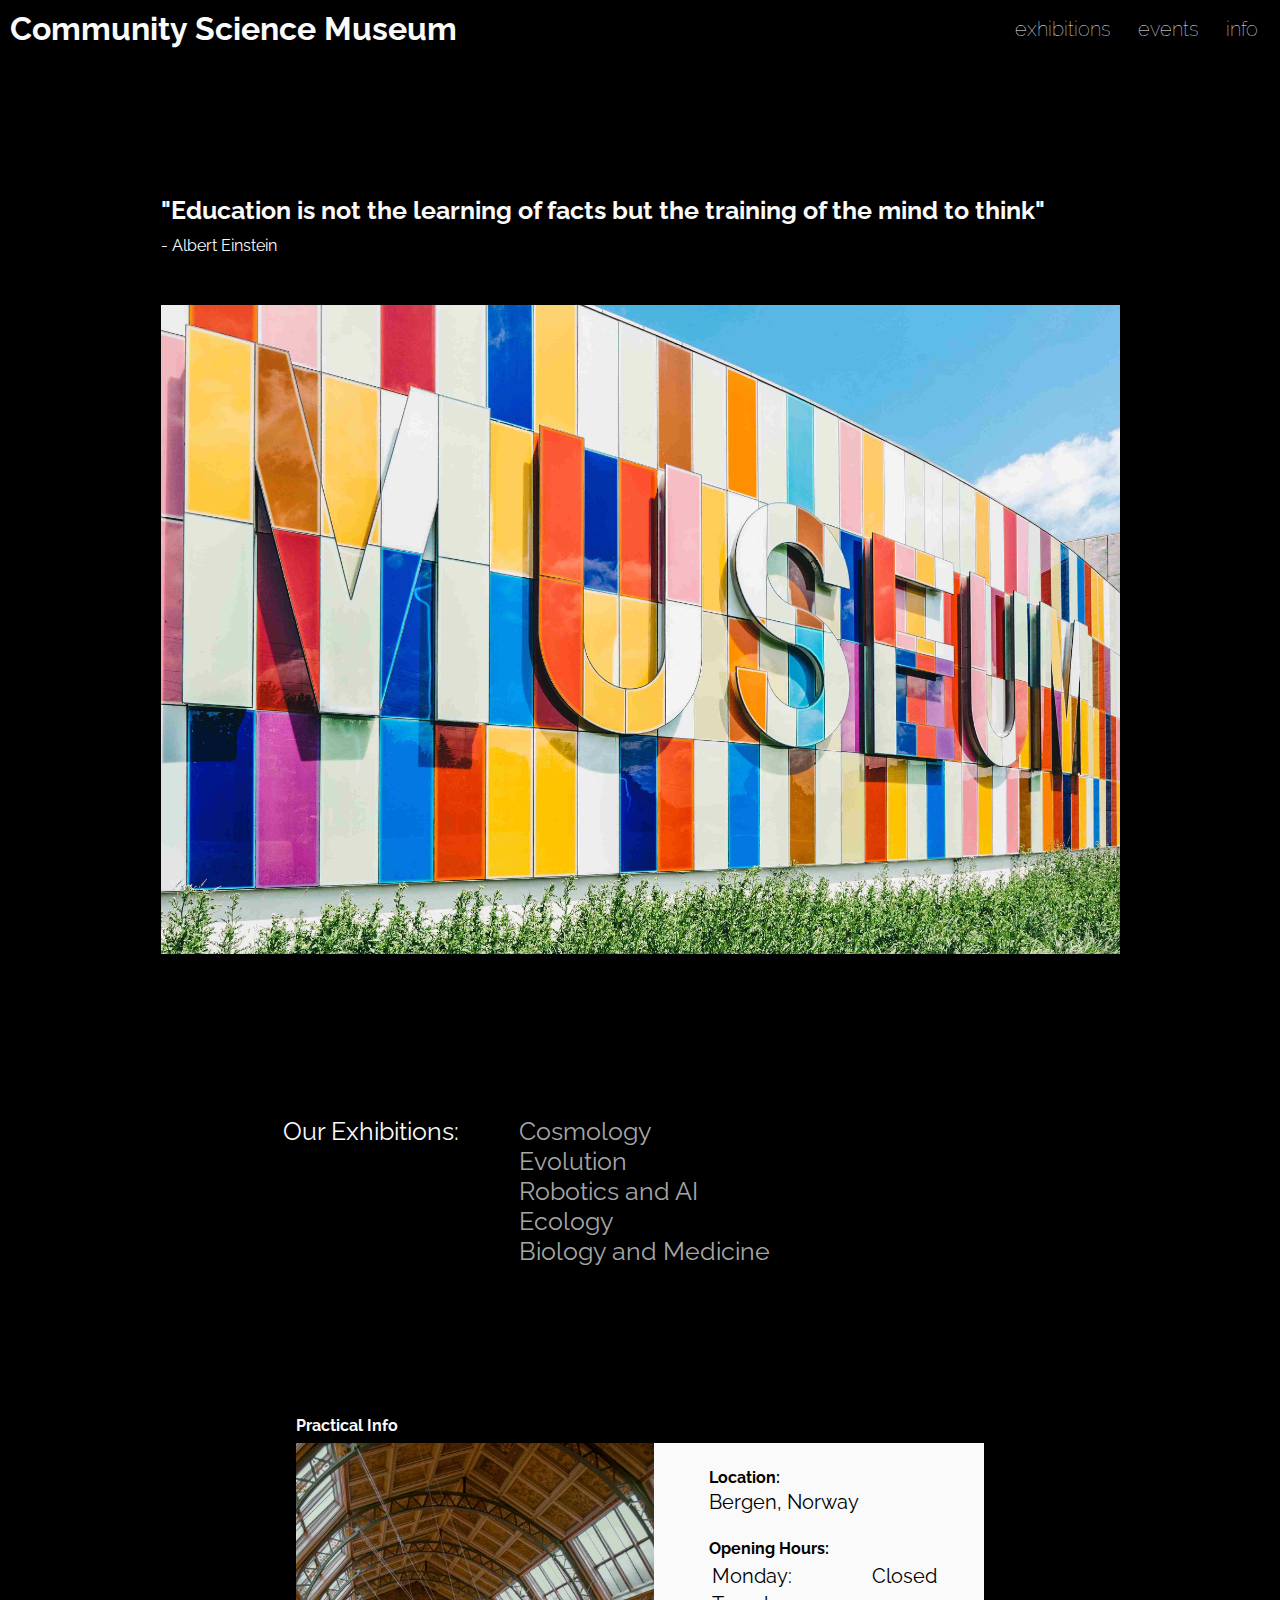
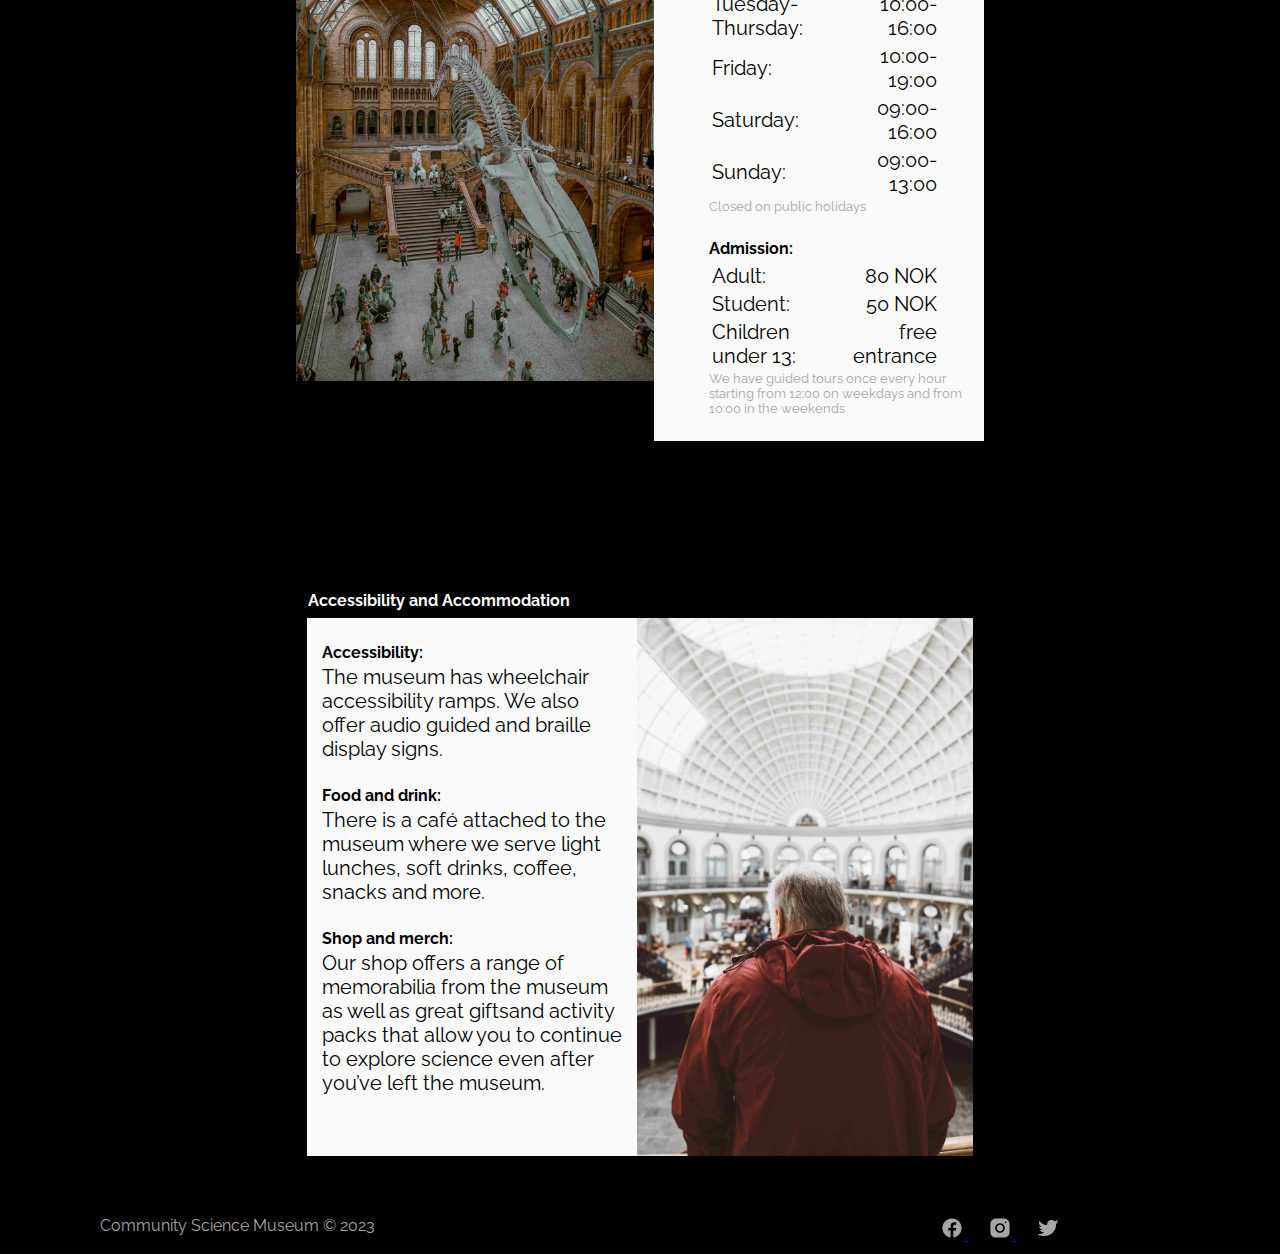
<file: index.html>
<!doctype html>
<html lang="en">
  <head>
    <meta charset="UTF-8" />
    <meta name="viewport" content="width=device-width, initial-scale=1.0" />
    <link rel="stylesheet" href="./css/home.css" />
    <link
      href="https://cdnjs.cloudflare.com/ajax/libs/font-awesome/5.12.1/css/all.min.css"
      rel="stylesheet" />
    <link rel="preconnect" href="https://fonts.googleapis.com" />
    <link rel="preconnect" href="https://fonts.gstatic.com" crossorigin />
    <link
      href="https://fonts.googleapis.com/css2?family=Raleway&display=swap"
      rel="stylesheet" />
    <link rel="icon" type="image/x-icon" href="./assets/icon-1719742.svg" />
    <title>Home | Community Science Museum</title>
  </head>
  <body>
    <header>
      <h2 class="titleDesktop">
        <a href="./index.html" class="logo">Community Science Museum</a>
      </h2>
      <h2 class="titlePhone">
        <a href="./index.html" class="logo">CSM</a>
      </h2>
      <ul class="nav">
        <li><a href="./exhibitions/index.html">exhibitions</a></li>
        <li><a href="./events/index.html">events</a></li>
        <li><a href="./info/index.html">info</a></li>
      </ul>
    </header>
    <main>
      <section class="herosection">
        <h2>
          "Education is not the learning of facts but the training of the mind
          to think"
        </h2>
        <p>- Albert Einstein</p>
        <img
          src="assets/herosectionimg.jpg"
          alt="image: front of Community Science Museum building" />
      </section>
      <section class="exhibitionssection">
        <div class="exhibitionsdiv">
          <div class="ourexhibitions">
            <p>Our Exhibitions:</p>
          </div>
          <div class="exhibitionsoverview">
            <a href="./exhibitions/index.html">Cosmology</a>
            <a href="./exhibitions/index.html">Evolution</a>
            <a href="./exhibitions/index.html">Robotics and AI</a>
            <a href="./exhibitions/index.html">Ecology</a>
            <a href="./exhibitions/index.html">Biology and Medicine</a>
          </div>
        </div>
      </section>
      <section class="practicalinfosection">
        <h3>Practical Info</h3>
        <div class="container">
          <img
            src="./assets/practicalinfodesktop.jpg"
            alt="Image: entrence inside the museum"
            class="imgdesktop" />
          <img
            src="./assets/practicalinfophon.jpg"
            alt="Image: entrence inside the museum"
            class="imgphone" />
          <div class="card">
            <div class="informationdiv">
              <div class="location">
                <h4>Location:</h4>
                <p>Bergen, Norway</p>
              </div>
              <div class="openinghours">
                <h4>Opening Hours:</h4>
                <table>
                  <tr>
                    <td>Monday:</td>
                    <td class="tdright">Closed</td>
                  </tr>
                  <tr>
                    <td>Tuesday-Thursday:</td>
                    <td class="tdright">10:00-16:00</td>
                  </tr>
                  <tr>
                    <td>Friday:</td>
                    <td class="tdright">10:00-19:00</td>
                  </tr>
                  <tr>
                    <td>Saturday:</td>
                    <td class="tdright">09:00-16:00</td>
                  </tr>
                  <tr>
                    <td>Sunday:</td>
                    <td class="tdright">09:00-13:00</td>
                  </tr>
                </table>
                <p>Closed on public holidays</p>
              </div>
              <div class="admission">
                <h4>Admission:</h4>
                <table>
                  <tr>
                    <td>Adult:</td>
                    <td class="tdright">80 NOK</td>
                  </tr>
                  <tr>
                    <td>Student:</td>
                    <td class="tdright">50 NOK</td>
                  </tr>
                  <tr>
                    <td>Children under 13:</td>
                    <td class="tdright">free entrance</td>
                  </tr>
                </table>
                <p>
                  We have guided tours once every hour starting from 12:00 on
                  weekdays and from 10:00 in the weekends
                </p>
              </div>
            </div>
          </div>
        </div>
      </section>
      <section class="accessibilitysection">
        <h3>Accessibility and Accommodation</h3>
        <div class="container">
          <div class="card">
            <div class="accessibility">
              <h4>Accessibility:</h4>
              <p>
                The museum has wheelchair accessibility ramps. We also offer
                audio guided and braille display signs.
              </p>
            </div>
            <div class="accessibility">
              <h4>Food and drink:</h4>
              <p>
                There is a café attached to the museum where we serve light
                lunches, soft drinks, coffee, snacks and more.
              </p>
            </div>
            <div class="accessibility">
              <h4>Shop and merch:</h4>
              <p>
                Our shop offers a range of memorabilia from the museum as well
                as great giftsand activity packs that allow you to continue to
                explore science even after you’ve left the museum.
              </p>
            </div>
          </div>
          <img
            src="./assets/accessibilitydesktop.jpg"
            alt="Image of person looking down towards an exhibition"
            class="imgdesktop" />
          <img
            src="./assets/accessibilityphone.jpg"
            alt="Image of person looking down towards an exhibition"
            class="imgphone" />
        </div>
      </section>
    </main>
    <footer>
      <div class="footer">
        <p class="copyright">Community Science Museum © 2023</p>
        <div class="some">
          <a href="#">
            <svg
              xmlns="http://www.w3.org/2000/svg"
              x="0px"
              y="0px"
              width="24"
              height="24"
              viewBox="0,0,256,256">
              <g
                fill="#a6a6a6"
                fill-rule="nonzero"
                stroke="none"
                stroke-width="1"
                stroke-linecap="butt"
                stroke-linejoin="miter"
                stroke-miterlimit="10"
                stroke-dasharray=""
                stroke-dashoffset="0"
                font-family="none"
                font-weight="none"
                font-size="none"
                text-anchor="none"
                style="mix-blend-mode: normal">
                <g transform="scale(8.53333,8.53333)">
                  <path
                    d="M15,3c-6.627,0 -12,5.373 -12,12c0,6.016 4.432,10.984 10.206,11.852v-8.672h-2.969v-3.154h2.969v-2.099c0,-3.475 1.693,-5 4.581,-5c1.383,0 2.115,0.103 2.461,0.149v2.753h-1.97c-1.226,0 -1.654,1.163 -1.654,2.473v1.724h3.593l-0.487,3.154h-3.106v8.697c5.857,-0.794 10.376,-5.802 10.376,-11.877c0,-6.627 -5.373,-12 -12,-12z"></path>
                </g>
              </g>
            </svg>
          </a>
          <a href="#"
            ><svg
              xmlns="http://www.w3.org/2000/svg"
              x="0px"
              y="0px"
              width="24"
              height="24"
              viewBox="0,0,256,256">
              <g
                fill="#a6a6a6"
                fill-rule="nonzero"
                stroke="none"
                stroke-width="1"
                stroke-linecap="butt"
                stroke-linejoin="miter"
                stroke-miterlimit="10"
                stroke-dasharray=""
                stroke-dashoffset="0"
                font-family="none"
                font-weight="none"
                font-size="none"
                text-anchor="none"
                style="mix-blend-mode: normal">
                <g transform="scale(8.53333,8.53333)">
                  <path
                    d="M9.99805,3c-3.859,0 -6.99805,3.14195 -6.99805,7.00195v10c0,3.859 3.14195,6.99805 7.00195,6.99805h10c3.859,0 6.99805,-3.14195 6.99805,-7.00195v-10c0,-3.859 -3.14195,-6.99805 -7.00195,-6.99805zM22,7c0.552,0 1,0.448 1,1c0,0.552 -0.448,1 -1,1c-0.552,0 -1,-0.448 -1,-1c0,-0.552 0.448,-1 1,-1zM15,9c3.309,0 6,2.691 6,6c0,3.309 -2.691,6 -6,6c-3.309,0 -6,-2.691 -6,-6c0,-3.309 2.691,-6 6,-6zM15,11c-2.20914,0 -4,1.79086 -4,4c0,2.20914 1.79086,4 4,4c2.20914,0 4,-1.79086 4,-4c0,-2.20914 -1.79086,-4 -4,-4z"></path>
                </g>
              </g>
            </svg>
          </a>
          <a href="#">
            <svg
              xmlns="http://www.w3.org/2000/svg"
              x="0px"
              y="0px"
              width="24"
              height="24"
              viewBox="0,0,256,256">
              <g
                fill="#a6a6a6"
                fill-rule="nonzero"
                stroke="none"
                stroke-width="1"
                stroke-linecap="butt"
                stroke-linejoin="miter"
                stroke-miterlimit="10"
                stroke-dasharray=""
                stroke-dashoffset="0"
                font-family="none"
                font-weight="none"
                font-size="none"
                text-anchor="none"
                style="mix-blend-mode: normal">
                <g transform="scale(10.66667,10.66667)">
                  <path
                    d="M21.634,4.031c-0.815,0.385 -2.202,1.107 -2.899,1.245c-0.027,0.007 -0.049,0.016 -0.075,0.023c-0.813,-0.802 -1.927,-1.299 -3.16,-1.299c-2.485,0 -4.5,2.015 -4.5,4.5c0,0.131 -0.011,0.372 0,0.5c-3.218,0 -5.568,-1.679 -7.327,-3.837c-0.235,-0.29 -0.485,-0.139 -0.537,0.067c-0.117,0.466 -0.157,1.245 -0.157,1.801c0,1.401 1.095,2.777 2.8,3.63c-0.314,0.081 -0.66,0.139 -1.02,0.139c-0.424,0 -0.912,-0.111 -1.339,-0.335c-0.158,-0.083 -0.499,-0.06 -0.398,0.344c0.405,1.619 2.253,2.756 3.904,3.087c-0.375,0.221 -1.175,0.176 -1.543,0.176c-0.136,0 -0.609,-0.032 -0.915,-0.07c-0.279,-0.034 -0.708,0.038 -0.349,0.582c0.771,1.167 2.515,1.9 4.016,1.928c-1.382,1.084 -3.642,1.48 -5.807,1.48c-0.438,-0.01 -0.416,0.489 -0.063,0.674c1.597,0.838 4.213,1.334 6.082,1.334c7.43,0 11.653,-5.663 11.653,-11.001c0,-0.086 -0.002,-0.266 -0.005,-0.447c0,-0.018 0.005,-0.035 0.005,-0.053c0,-0.027 -0.008,-0.053 -0.008,-0.08c-0.003,-0.136 -0.006,-0.263 -0.009,-0.329c0.589,-0.425 1.491,-1.163 1.947,-1.728c0.155,-0.192 0.03,-0.425 -0.181,-0.352c-0.543,0.189 -1.482,0.555 -2.07,0.625c1.177,-0.779 1.759,-1.457 2.259,-2.21c0.171,-0.257 -0.043,-0.518 -0.304,-0.394z"></path>
                </g>
              </g>
            </svg>
          </a>
        </div>
      </div>
    </footer>
  </body>
</html>
</file>
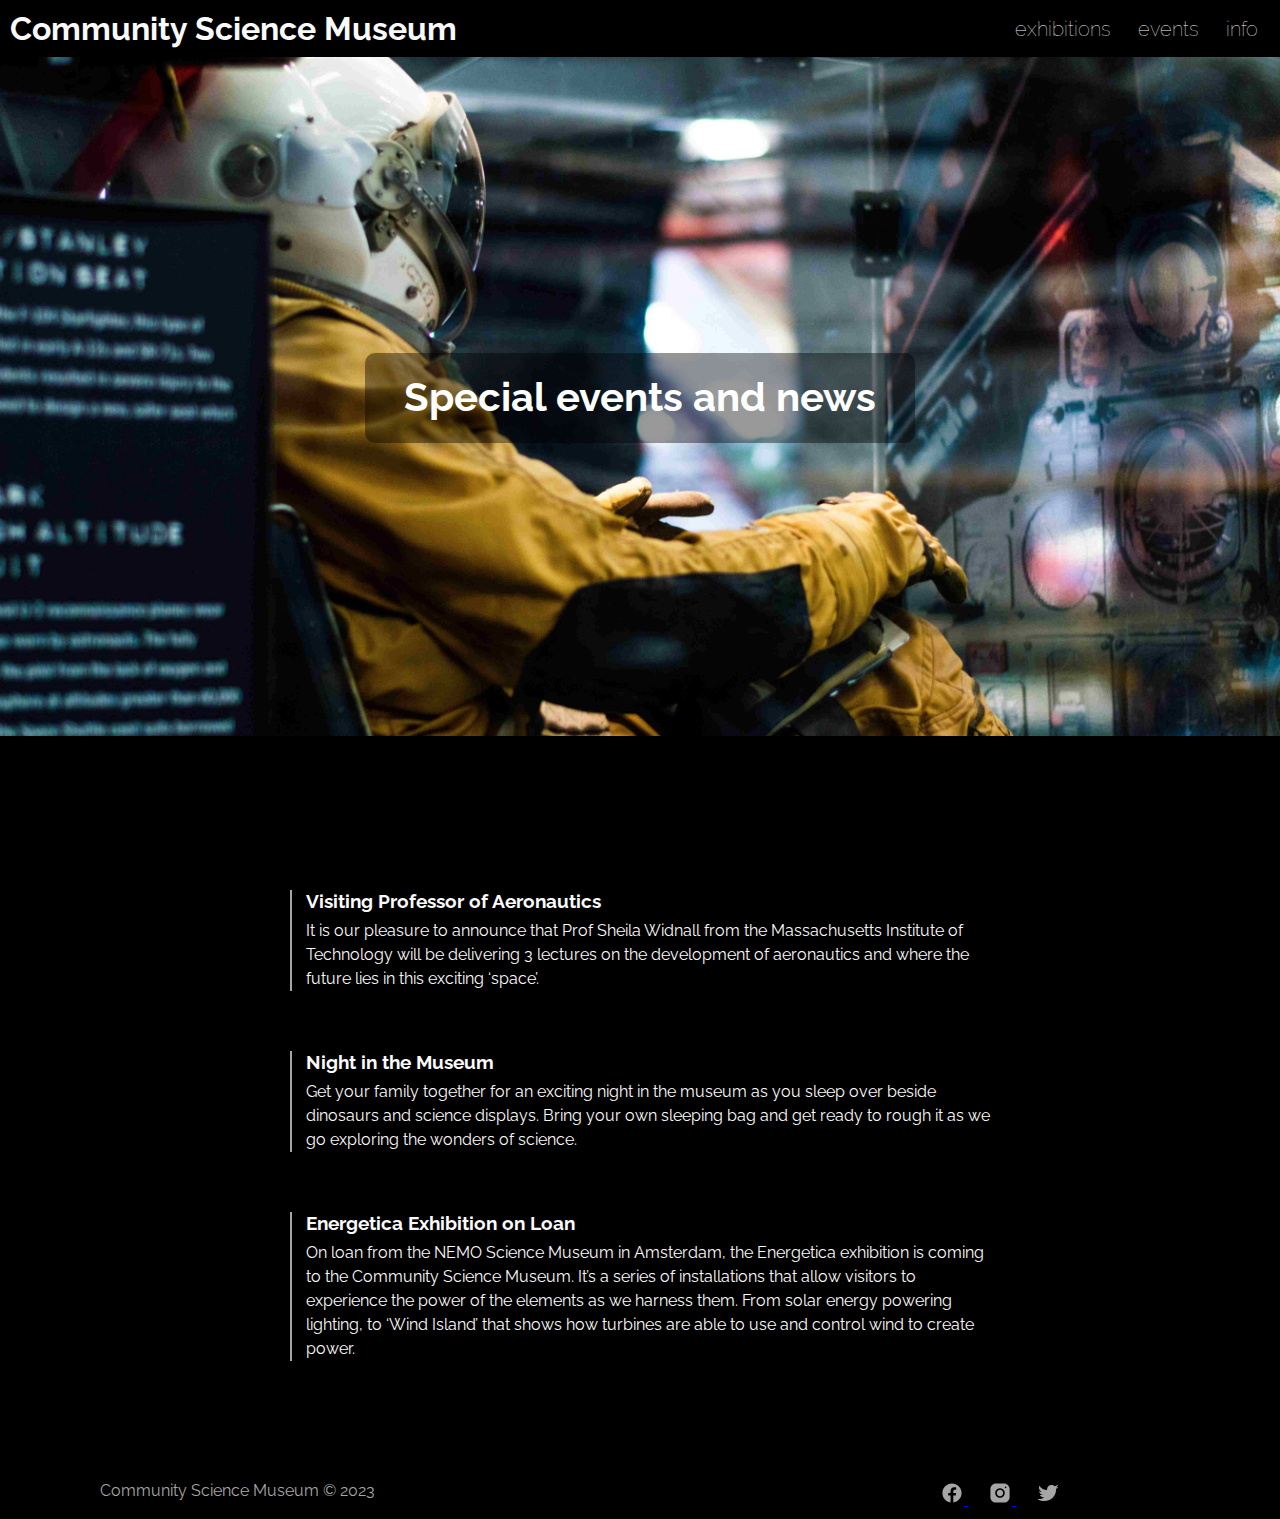
<file: events/index.html>
<!doctype html>
<html lang="en">
  <head>
    <meta charset="UTF-8" />
    <meta name="viewport" content="width=device-width, initial-scale=1.0" />
    <link rel="stylesheet" href="../css/events.css" />
    <link
      href="https://cdnjs.cloudflare.com/ajax/libs/font-awesome/5.12.1/css/all.min.css"
      rel="stylesheet" />
    <link rel="preconnect" href="https://fonts.googleapis.com" />
    <link rel="preconnect" href="https://fonts.gstatic.com" crossorigin />
    <link
      href="https://fonts.googleapis.com/css2?family=Raleway&display=swap"
      rel="stylesheet" />
    <link rel="icon" type="image/x-icon" href="../assets/icon-1719742.svg" />
    <title>Exhibitions | Community Science Museum</title>
  </head>
  <body>
    <header>
      <h2 class="titleDesktop">
        <a href="../index.html" class="logo">Community Science Museum</a>
      </h2>
      <h2 class="titlePhone">
        <a href="../index.html" class="logo">CSM</a>
      </h2>
      <ul class="nav">
        <li><a href="../exhibitions/index.html">exhibitions</a></li>
        <li><a href="./index.html">events</a></li>
        <li><a href="../info/index.html">info</a></li>
      </ul>
    </header>
    <main>
      <section class="section1">
        <div class="imgandtitle">
          <img
            src="../assets/eventsbg.jpg"
            alt="Image: boy testing fly-simutalor"
            class="img" />
          <div class="title">
            <h2>Special events and news</h2>
          </div>
        </div>
      </section>
      <section class="section2">
        <div class="container">
          <div class="card">
            <h3>Visiting Professor of Aeronautics</h3>
            <p>
              It is our pleasure to announce that Prof Sheila Widnall from the
              Massachusetts Institute of Technology will be delivering 3
              lectures on the development of aeronautics and where the future
              lies in this exciting ‘space’.
            </p>
          </div>
          <div class="card">
            <h3>Night in the Museum</h3>
            <p>
              Get your family together for an exciting night in the museum as
              you sleep over beside dinosaurs and science displays. Bring your
              own sleeping bag and get ready to rough it as we go exploring the
              wonders of science.
            </p>
          </div>
          <div class="card">
            <h3>Energetica Exhibition on Loan</h3>
            <p>
              On loan from the NEMO Science Museum in Amsterdam, the Energetica
              exhibition is coming to the Community Science Museum. It’s a
              series of installations that allow visitors to experience the
              power of the elements as we harness them. From solar energy
              powering lighting, to ‘Wind Island’ that shows how turbines are
              able to use and control wind to create power.
            </p>
          </div>
        </div>
      </section>
    </main>
    <footer>
      <div class="footer">
        <p class="copyright">Community Science Museum © 2023</p>
        <div class="some">
          <a href="#">
            <svg
              xmlns="http://www.w3.org/2000/svg"
              x="0px"
              y="0px"
              width="24"
              height="24"
              viewBox="0,0,256,256">
              <g
                fill="#a6a6a6"
                fill-rule="nonzero"
                stroke="none"
                stroke-width="1"
                stroke-linecap="butt"
                stroke-linejoin="miter"
                stroke-miterlimit="10"
                stroke-dasharray=""
                stroke-dashoffset="0"
                font-family="none"
                font-weight="none"
                font-size="none"
                text-anchor="none"
                style="mix-blend-mode: normal">
                <g transform="scale(8.53333,8.53333)">
                  <path
                    d="M15,3c-6.627,0 -12,5.373 -12,12c0,6.016 4.432,10.984 10.206,11.852v-8.672h-2.969v-3.154h2.969v-2.099c0,-3.475 1.693,-5 4.581,-5c1.383,0 2.115,0.103 2.461,0.149v2.753h-1.97c-1.226,0 -1.654,1.163 -1.654,2.473v1.724h3.593l-0.487,3.154h-3.106v8.697c5.857,-0.794 10.376,-5.802 10.376,-11.877c0,-6.627 -5.373,-12 -12,-12z"></path>
                </g>
              </g>
            </svg>
          </a>
          <a href="#"
            ><svg
              xmlns="http://www.w3.org/2000/svg"
              x="0px"
              y="0px"
              width="24"
              height="24"
              viewBox="0,0,256,256">
              <g
                fill="#a6a6a6"
                fill-rule="nonzero"
                stroke="none"
                stroke-width="1"
                stroke-linecap="butt"
                stroke-linejoin="miter"
                stroke-miterlimit="10"
                stroke-dasharray=""
                stroke-dashoffset="0"
                font-family="none"
                font-weight="none"
                font-size="none"
                text-anchor="none"
                style="mix-blend-mode: normal">
                <g transform="scale(8.53333,8.53333)">
                  <path
                    d="M9.99805,3c-3.859,0 -6.99805,3.14195 -6.99805,7.00195v10c0,3.859 3.14195,6.99805 7.00195,6.99805h10c3.859,0 6.99805,-3.14195 6.99805,-7.00195v-10c0,-3.859 -3.14195,-6.99805 -7.00195,-6.99805zM22,7c0.552,0 1,0.448 1,1c0,0.552 -0.448,1 -1,1c-0.552,0 -1,-0.448 -1,-1c0,-0.552 0.448,-1 1,-1zM15,9c3.309,0 6,2.691 6,6c0,3.309 -2.691,6 -6,6c-3.309,0 -6,-2.691 -6,-6c0,-3.309 2.691,-6 6,-6zM15,11c-2.20914,0 -4,1.79086 -4,4c0,2.20914 1.79086,4 4,4c2.20914,0 4,-1.79086 4,-4c0,-2.20914 -1.79086,-4 -4,-4z"></path>
                </g>
              </g>
            </svg>
          </a>
          <a href="#">
            <svg
              xmlns="http://www.w3.org/2000/svg"
              x="0px"
              y="0px"
              width="24"
              height="24"
              viewBox="0,0,256,256">
              <g
                fill="#a6a6a6"
                fill-rule="nonzero"
                stroke="none"
                stroke-width="1"
                stroke-linecap="butt"
                stroke-linejoin="miter"
                stroke-miterlimit="10"
                stroke-dasharray=""
                stroke-dashoffset="0"
                font-family="none"
                font-weight="none"
                font-size="none"
                text-anchor="none"
                style="mix-blend-mode: normal">
                <g transform="scale(10.66667,10.66667)">
                  <path
                    d="M21.634,4.031c-0.815,0.385 -2.202,1.107 -2.899,1.245c-0.027,0.007 -0.049,0.016 -0.075,0.023c-0.813,-0.802 -1.927,-1.299 -3.16,-1.299c-2.485,0 -4.5,2.015 -4.5,4.5c0,0.131 -0.011,0.372 0,0.5c-3.218,0 -5.568,-1.679 -7.327,-3.837c-0.235,-0.29 -0.485,-0.139 -0.537,0.067c-0.117,0.466 -0.157,1.245 -0.157,1.801c0,1.401 1.095,2.777 2.8,3.63c-0.314,0.081 -0.66,0.139 -1.02,0.139c-0.424,0 -0.912,-0.111 -1.339,-0.335c-0.158,-0.083 -0.499,-0.06 -0.398,0.344c0.405,1.619 2.253,2.756 3.904,3.087c-0.375,0.221 -1.175,0.176 -1.543,0.176c-0.136,0 -0.609,-0.032 -0.915,-0.07c-0.279,-0.034 -0.708,0.038 -0.349,0.582c0.771,1.167 2.515,1.9 4.016,1.928c-1.382,1.084 -3.642,1.48 -5.807,1.48c-0.438,-0.01 -0.416,0.489 -0.063,0.674c1.597,0.838 4.213,1.334 6.082,1.334c7.43,0 11.653,-5.663 11.653,-11.001c0,-0.086 -0.002,-0.266 -0.005,-0.447c0,-0.018 0.005,-0.035 0.005,-0.053c0,-0.027 -0.008,-0.053 -0.008,-0.08c-0.003,-0.136 -0.006,-0.263 -0.009,-0.329c0.589,-0.425 1.491,-1.163 1.947,-1.728c0.155,-0.192 0.03,-0.425 -0.181,-0.352c-0.543,0.189 -1.482,0.555 -2.07,0.625c1.177,-0.779 1.759,-1.457 2.259,-2.21c0.171,-0.257 -0.043,-0.518 -0.304,-0.394z"></path>
                </g>
              </g>
            </svg>
          </a>
        </div>
      </div>
    </footer>
  </body>
</html>
</file>
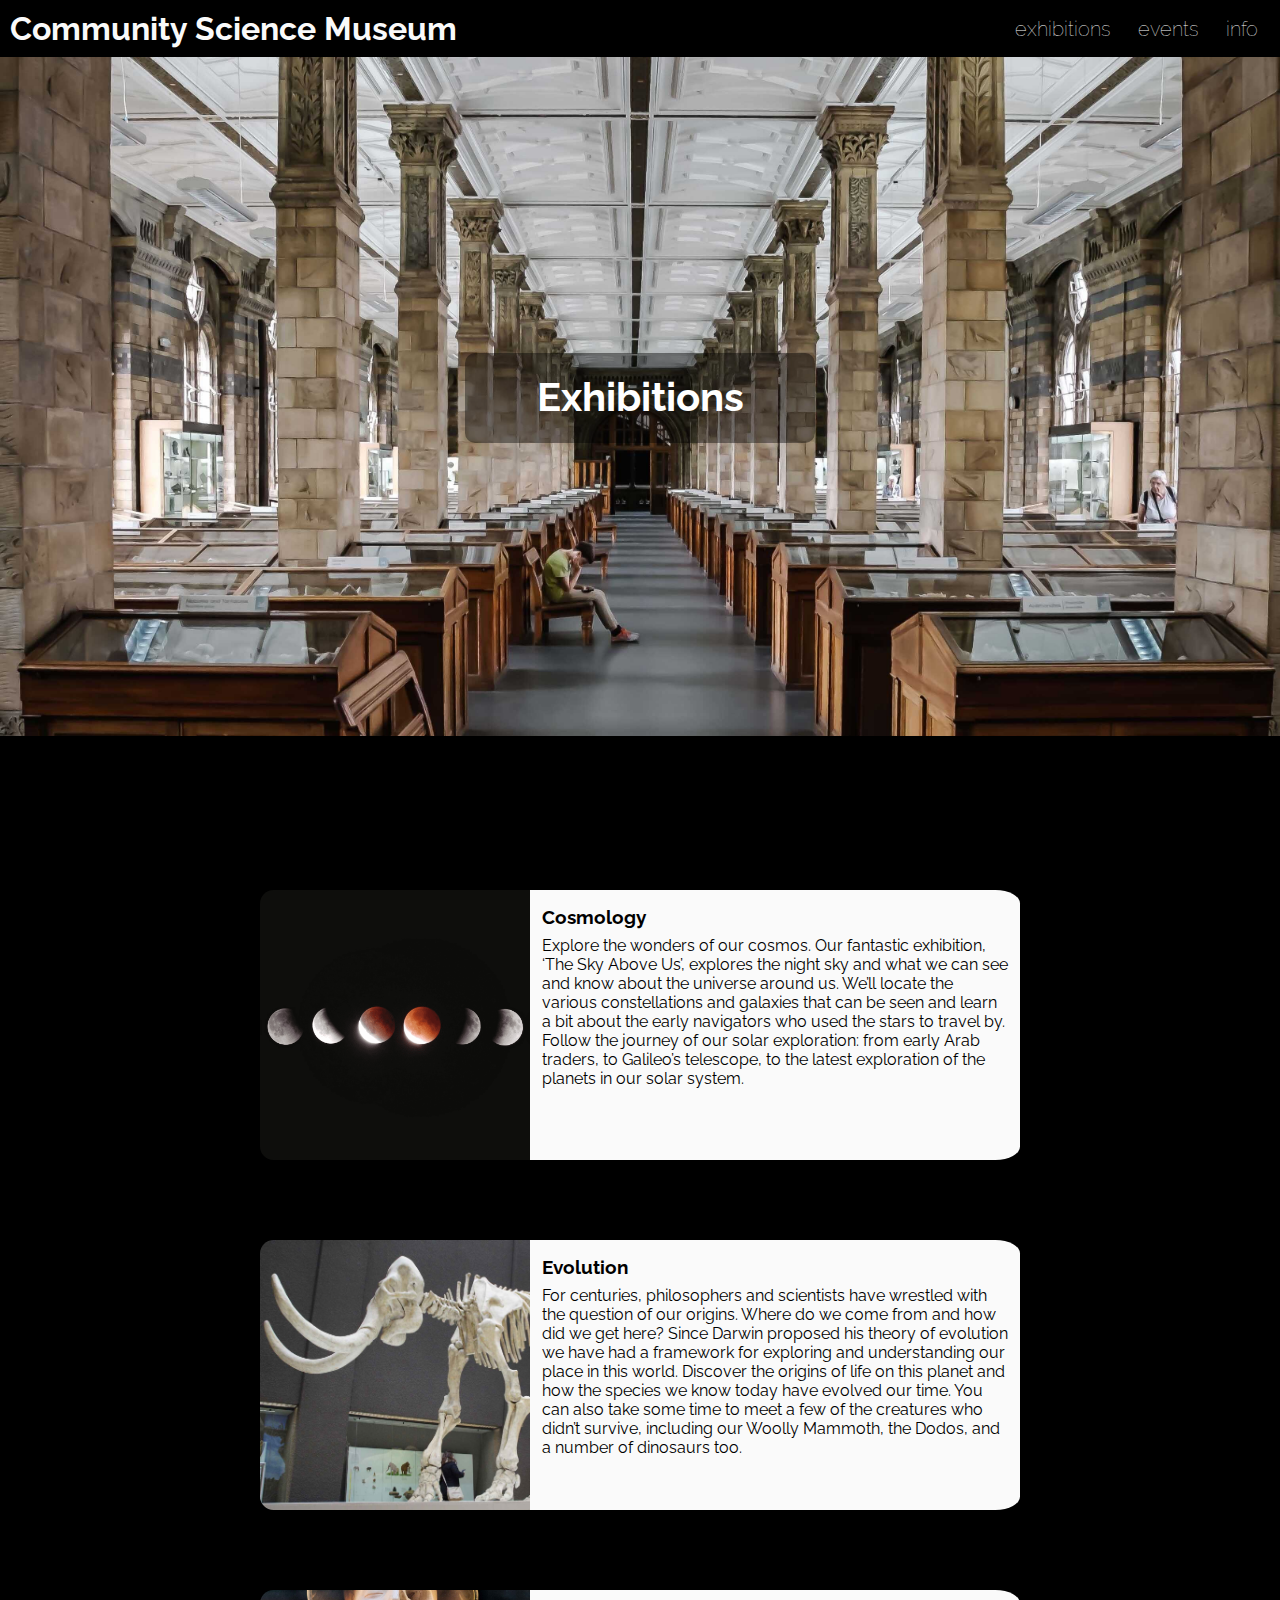
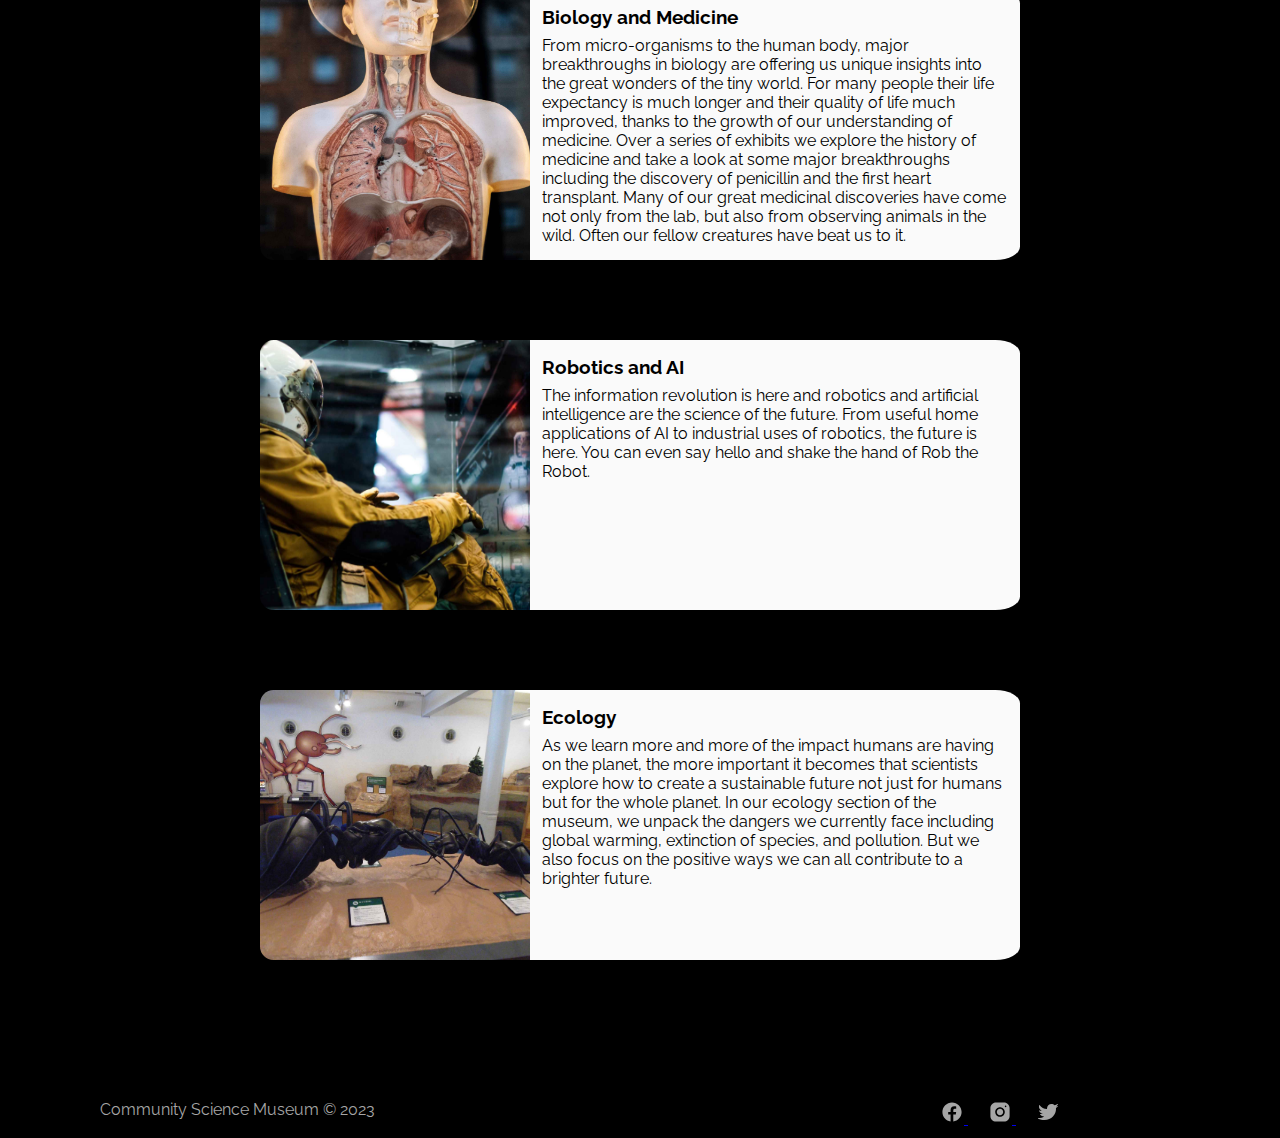
<file: exhibitions/index.html>
<!doctype html>
<html lang="en">
  <head>
    <meta charset="UTF-8" />
    <meta name="viewport" content="width=device-width, initial-scale=1.0" />
    <link rel="stylesheet" href="../css/exhibitions.css" />
    <link
      href="https://cdnjs.cloudflare.com/ajax/libs/font-awesome/5.12.1/css/all.min.css"
      rel="stylesheet" />
    <link rel="preconnect" href="https://fonts.googleapis.com" />
    <link rel="preconnect" href="https://fonts.gstatic.com" crossorigin />
    <link
      href="https://fonts.googleapis.com/css2?family=Raleway&display=swap"
      rel="stylesheet" />
    <link rel="icon" type="image/x-icon" href="../assets/icon-1719742.svg" />
    <title>Exhibitions | Community Science Museum</title>
  </head>
  <body>
    <header>
      <h2 class="titleDesktop">
        <a href="../index.html" class="logo">Community Science Museum</a>
      </h2>
      <h2 class="titlePhone">
        <a href="../index.html" class="logo">CSM</a>
      </h2>
      <ul class="nav">
        <li><a href="./index.html">exhibitions</a></li>
        <li><a href="../events/index.html">events</a></li>
        <li><a href="../info/index.html">info</a></li>
      </ul>
    </header>
    <main>
      <section class="section1">
        <div class="imgandtitle">
          <img
            src="../assets/exhibitions.jpg"
            alt="Image: inside the museum"
            class="img" />
          <div class="title">
            <h2>Exhibitions</h2>
          </div>
        </div>
      </section>
      <section class="section2">
        <div class="container">
          <div class="card">
            <img src="../assets/cosmology.png" alt="" />
            <div class="text">
              <h3>Cosmology</h3>
              <p>
                Explore the wonders of our cosmos. Our fantastic exhibition,
                ‘The Sky Above Us’, explores the night sky and what we can see
                and know about the universe around us. We’ll locate the various
                constellations and galaxies that can be seen and learn a bit
                about the early navigators who used the stars to travel by.
                Follow the journey of our solar exploration: from early Arab
                traders, to Galileo’s telescope, to the latest exploration of
                the planets in our solar system.
              </p>
            </div>
          </div>
          <div class="card">
            <img src="../assets/evolution.jpg" alt="" />
            <div class="text">
              <h3>Evolution</h3>
              <p>
                For centuries, philosophers and scientists have wrestled with
                the question of our origins. Where do we come from and how did
                we get here? Since Darwin proposed his theory of evolution we
                have had a framework for exploring and understanding our place
                in this world. Discover the origins of life on this planet and
                how the species we know today have evolved our time. You can
                also take some time to meet a few of the creatures who didn’t
                survive, including our Woolly Mammoth, the Dodos, and a number
                of dinosaurs too.
              </p>
            </div>
          </div>
          <div class="card">
            <img src="../assets/biology.jpg" alt="" />
            <div class="text">
              <h3 class="biology">Biology and Medicine</h3>
              <p>
                From micro-organisms to the human body, major breakthroughs in
                biology are offering us unique insights into the great wonders
                of the tiny world. For many people their life expectancy is much
                longer and their quality of life much improved, thanks to the
                growth of our understanding of medicine. Over a series of
                exhibits we explore the history of medicine and take a look at
                some major breakthroughs including the discovery of penicillin
                and the first heart transplant. Many of our great medicinal
                discoveries have come not only from the lab, but also from
                observing animals in the wild. Often our fellow creatures have
                beat us to it.
              </p>
            </div>
          </div>
          <div class="card">
            <img src="../assets/robotics.jpg" alt="" />
            <div class="text">
              <h3>Robotics and AI</h3>
              <p>
                The information revolution is here and robotics and artificial
                intelligence are the science of the future. From useful home
                applications of AI to industrial uses of robotics, the future is
                here. You can even say hello and shake the hand of Rob the
                Robot.
              </p>
            </div>
          </div>
          <div class="card">
            <img src="../assets/ecology.jpg" alt="" />
            <div class="text">
              <h3>Ecology</h3>
              <p>
                As we learn more and more of the impact humans are having on the
                planet, the more important it becomes that scientists explore
                how to create a sustainable future not just for humans but for
                the whole planet. In our ecology section of the museum, we
                unpack the dangers we currently face including global warming,
                extinction of species, and pollution. But we also focus on the
                positive ways we can all contribute to a brighter future.
              </p>
            </div>
          </div>
        </div>
      </section>
    </main>
    <footer>
      <div class="footer">
        <p class="copyright">Community Science Museum © 2023</p>
        <div class="some">
          <a href="#">
            <svg
              xmlns="http://www.w3.org/2000/svg"
              x="0px"
              y="0px"
              width="24"
              height="24"
              viewBox="0,0,256,256">
              <g
                fill="#a6a6a6"
                fill-rule="nonzero"
                stroke="none"
                stroke-width="1"
                stroke-linecap="butt"
                stroke-linejoin="miter"
                stroke-miterlimit="10"
                stroke-dasharray=""
                stroke-dashoffset="0"
                font-family="none"
                font-weight="none"
                font-size="none"
                text-anchor="none"
                style="mix-blend-mode: normal">
                <g transform="scale(8.53333,8.53333)">
                  <path
                    d="M15,3c-6.627,0 -12,5.373 -12,12c0,6.016 4.432,10.984 10.206,11.852v-8.672h-2.969v-3.154h2.969v-2.099c0,-3.475 1.693,-5 4.581,-5c1.383,0 2.115,0.103 2.461,0.149v2.753h-1.97c-1.226,0 -1.654,1.163 -1.654,2.473v1.724h3.593l-0.487,3.154h-3.106v8.697c5.857,-0.794 10.376,-5.802 10.376,-11.877c0,-6.627 -5.373,-12 -12,-12z"></path>
                </g>
              </g>
            </svg>
          </a>
          <a href="#"
            ><svg
              xmlns="http://www.w3.org/2000/svg"
              x="0px"
              y="0px"
              width="24"
              height="24"
              viewBox="0,0,256,256">
              <g
                fill="#a6a6a6"
                fill-rule="nonzero"
                stroke="none"
                stroke-width="1"
                stroke-linecap="butt"
                stroke-linejoin="miter"
                stroke-miterlimit="10"
                stroke-dasharray=""
                stroke-dashoffset="0"
                font-family="none"
                font-weight="none"
                font-size="none"
                text-anchor="none"
                style="mix-blend-mode: normal">
                <g transform="scale(8.53333,8.53333)">
                  <path
                    d="M9.99805,3c-3.859,0 -6.99805,3.14195 -6.99805,7.00195v10c0,3.859 3.14195,6.99805 7.00195,6.99805h10c3.859,0 6.99805,-3.14195 6.99805,-7.00195v-10c0,-3.859 -3.14195,-6.99805 -7.00195,-6.99805zM22,7c0.552,0 1,0.448 1,1c0,0.552 -0.448,1 -1,1c-0.552,0 -1,-0.448 -1,-1c0,-0.552 0.448,-1 1,-1zM15,9c3.309,0 6,2.691 6,6c0,3.309 -2.691,6 -6,6c-3.309,0 -6,-2.691 -6,-6c0,-3.309 2.691,-6 6,-6zM15,11c-2.20914,0 -4,1.79086 -4,4c0,2.20914 1.79086,4 4,4c2.20914,0 4,-1.79086 4,-4c0,-2.20914 -1.79086,-4 -4,-4z"></path>
                </g>
              </g>
            </svg>
          </a>
          <a href="#">
            <svg
              xmlns="http://www.w3.org/2000/svg"
              x="0px"
              y="0px"
              width="24"
              height="24"
              viewBox="0,0,256,256">
              <g
                fill="#a6a6a6"
                fill-rule="nonzero"
                stroke="none"
                stroke-width="1"
                stroke-linecap="butt"
                stroke-linejoin="miter"
                stroke-miterlimit="10"
                stroke-dasharray=""
                stroke-dashoffset="0"
                font-family="none"
                font-weight="none"
                font-size="none"
                text-anchor="none"
                style="mix-blend-mode: normal">
                <g transform="scale(10.66667,10.66667)">
                  <path
                    d="M21.634,4.031c-0.815,0.385 -2.202,1.107 -2.899,1.245c-0.027,0.007 -0.049,0.016 -0.075,0.023c-0.813,-0.802 -1.927,-1.299 -3.16,-1.299c-2.485,0 -4.5,2.015 -4.5,4.5c0,0.131 -0.011,0.372 0,0.5c-3.218,0 -5.568,-1.679 -7.327,-3.837c-0.235,-0.29 -0.485,-0.139 -0.537,0.067c-0.117,0.466 -0.157,1.245 -0.157,1.801c0,1.401 1.095,2.777 2.8,3.63c-0.314,0.081 -0.66,0.139 -1.02,0.139c-0.424,0 -0.912,-0.111 -1.339,-0.335c-0.158,-0.083 -0.499,-0.06 -0.398,0.344c0.405,1.619 2.253,2.756 3.904,3.087c-0.375,0.221 -1.175,0.176 -1.543,0.176c-0.136,0 -0.609,-0.032 -0.915,-0.07c-0.279,-0.034 -0.708,0.038 -0.349,0.582c0.771,1.167 2.515,1.9 4.016,1.928c-1.382,1.084 -3.642,1.48 -5.807,1.48c-0.438,-0.01 -0.416,0.489 -0.063,0.674c1.597,0.838 4.213,1.334 6.082,1.334c7.43,0 11.653,-5.663 11.653,-11.001c0,-0.086 -0.002,-0.266 -0.005,-0.447c0,-0.018 0.005,-0.035 0.005,-0.053c0,-0.027 -0.008,-0.053 -0.008,-0.08c-0.003,-0.136 -0.006,-0.263 -0.009,-0.329c0.589,-0.425 1.491,-1.163 1.947,-1.728c0.155,-0.192 0.03,-0.425 -0.181,-0.352c-0.543,0.189 -1.482,0.555 -2.07,0.625c1.177,-0.779 1.759,-1.457 2.259,-2.21c0.171,-0.257 -0.043,-0.518 -0.304,-0.394z"></path>
                </g>
              </g>
            </svg>
          </a>
        </div>
      </div>
    </footer>
  </body>
</html>
</file>
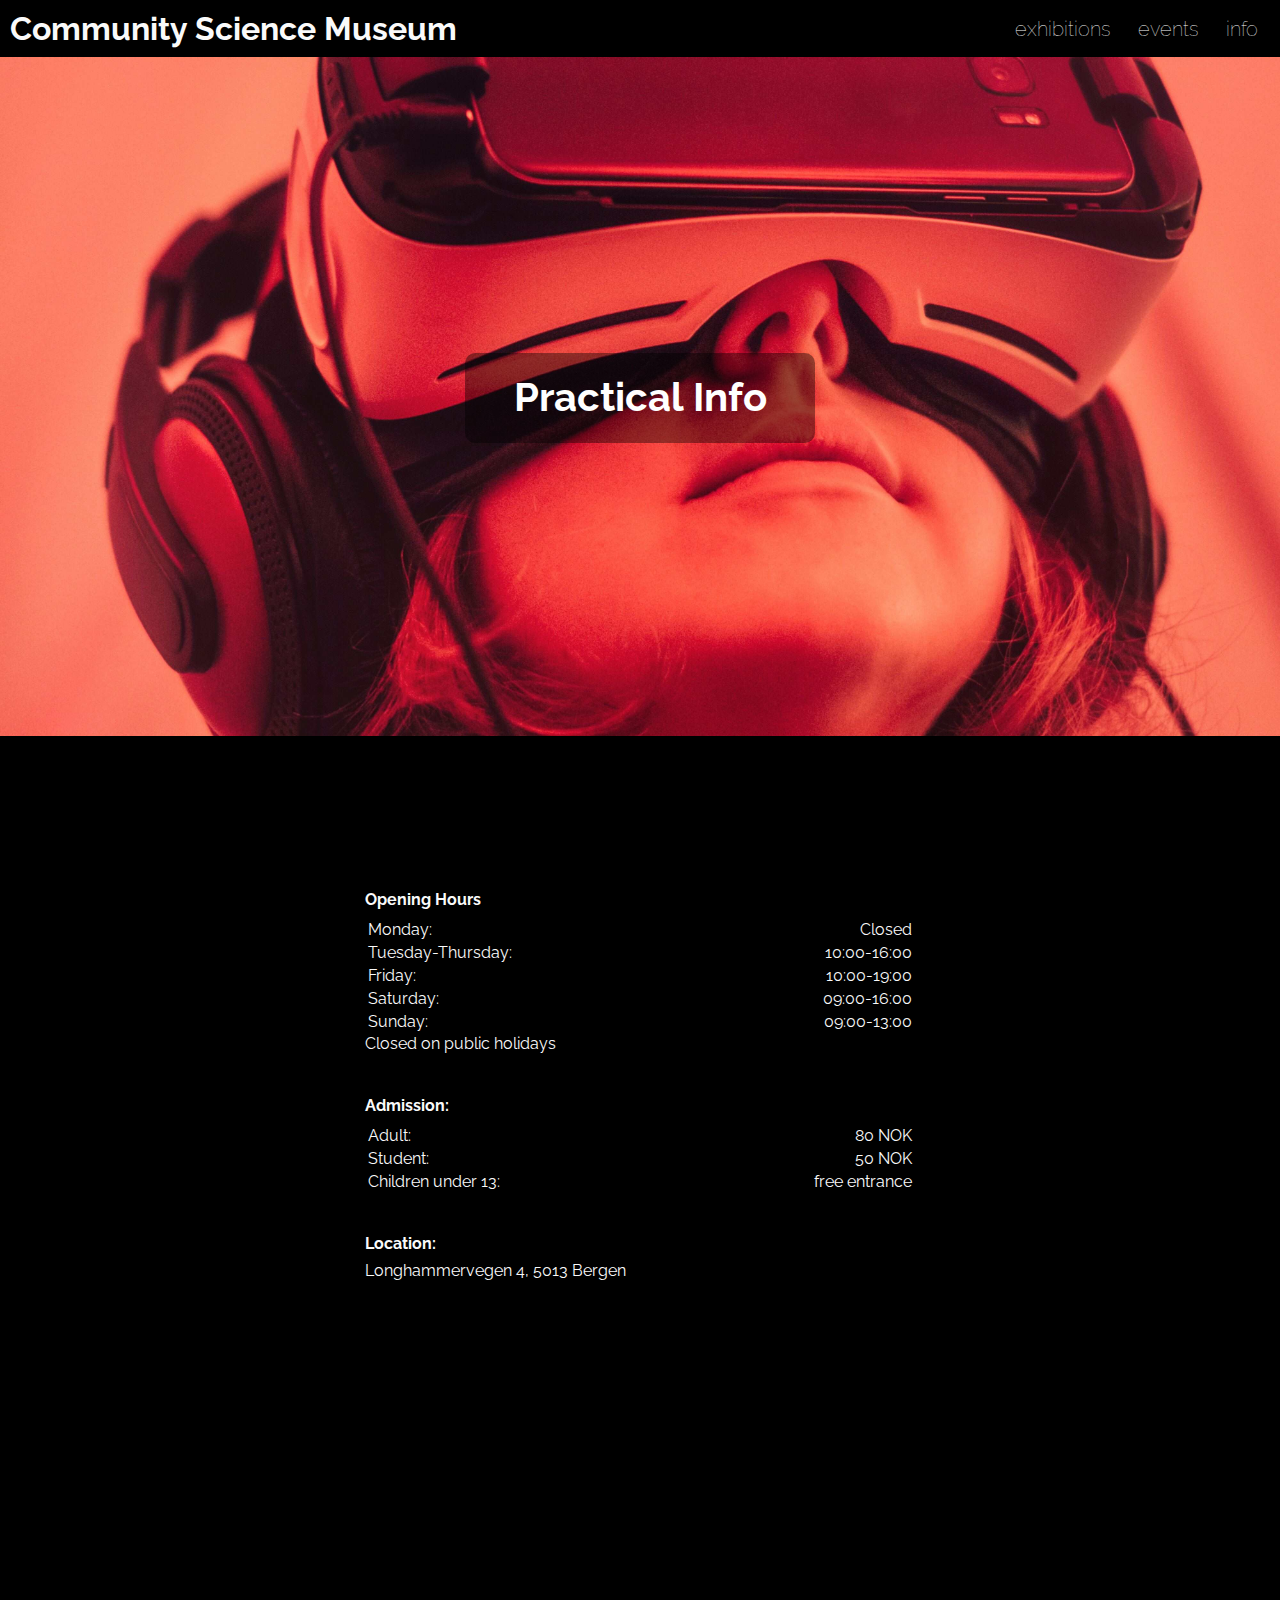
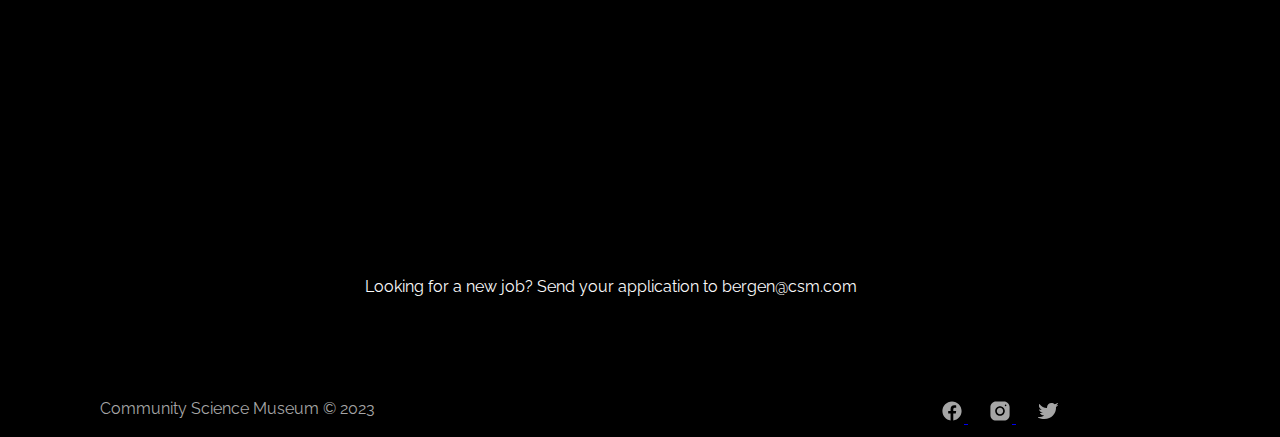
<file: info/index.html>
<!doctype html>
<html lang="en">
  <head>
    <meta charset="UTF-8" />
    <meta name="viewport" content="width=device-width, initial-scale=1.0" />
    <link rel="stylesheet" href="../css/info.css" />
    <link
      href="https://cdnjs.cloudflare.com/ajax/libs/font-awesome/5.12.1/css/all.min.css"
      rel="stylesheet" />
    <link rel="preconnect" href="https://fonts.googleapis.com" />
    <link rel="preconnect" href="https://fonts.gstatic.com" crossorigin />
    <link
      href="https://fonts.googleapis.com/css2?family=Raleway&display=swap"
      rel="stylesheet" />
    <link rel="icon" type="image/x-icon" href="../assets/icon-1719742.svg" />
    <title>Practical Info | Community Science Museum</title>
  </head>
  <body>
    <header>
      <h2 class="titleDesktop">
        <a href="../index.html" class="logo">Community Science Museum</a>
      </h2>
      <h2 class="titlePhone">
        <a href="../index.html" class="logo">CSM</a>
      </h2>
      <ul class="nav">
        <li><a href="../exhibitions/index.html">exhibitions</a></li>
        <li><a href="../events/index.html">events</a></li>
        <li><a href="./index.html">info</a></li>
      </ul>
    </header>
    <main>
      <section class="section1">
        <div class="imgandtitle">
          <img
            src="../assets/info.jpg"
            alt="Image: boy testing VR-headset"
            class="img" />
          <div class="title">
            <h2>Practical Info</h2>
          </div>
        </div>
      </section>
      <section class="section2">
        <div class="container">
          <div class="card">
            <h4>Opening Hours</h4>
            <table>
              <tr>
                <td>Monday:</td>
                <td class="tdright">Closed</td>
              </tr>
              <tr>
                <td>Tuesday-Thursday:</td>
                <td class="tdright">10:00-16:00</td>
              </tr>
              <tr>
                <td>Friday:</td>
                <td class="tdright">10:00-19:00</td>
              </tr>
              <tr>
                <td>Saturday:</td>
                <td class="tdright">09:00-16:00</td>
              </tr>
              <tr>
                <td>Sunday:</td>
                <td class="tdright">09:00-13:00</td>
              </tr>
            </table>
            <p>Closed on public holidays</p>
          </div>
          <div class="card">
            <h4>Admission:</h4>
            <table>
              <tr>
                <td>Adult:</td>
                <td class="tdright">80 NOK</td>
              </tr>
              <tr>
                <td>Student:</td>
                <td class="tdright">50 NOK</td>
              </tr>
              <tr>
                <td>Children under 13:</td>
                <td class="tdright">free entrance</td>
              </tr>
            </table>
          </div>
          <div class="card">
            <h4>Location:</h4>
            <p>Longhammervegen 4, 5013 Bergen</p>
            <div class="mapphone">
              <iframe
                src="https://www.google.com/maps/embed?pb=!1m18!1m12!1m3!1d2031.2167398876365!2d5.317829593332262!3d59.39609634030923!2m3!1f0!2f0!3f0!3m2!1i1024!2i768!4f13.1!3m3!1m2!1s0x463b9f08db0c1c79%3A0x1f2fec2a13e95470!2sLonghammarvegen%204%2C%205536%20Haugesund!5e0!3m2!1sno!2sno!4v1704149760882!5m2!1sno!2sno"
                width="330"
                height="330"
                style="border: 0"
                allowfullscreen=""
                loading="lazy"
                referrerpolicy="no-referrer-when-downgrade"></iframe>
            </div>
            <div class="mapdesktop">
              <iframe
                src="https://www.google.com/maps/embed?pb=!1m18!1m12!1m3!1d2031.216735976272!2d5.320120212958554!3d59.39609640556851!2m3!1f0!2f0!3f0!3m2!1i1024!2i768!4f13.1!3m3!1m2!1s0x463b9f08db0c1c79%3A0x1f2fec2a13e95470!2sLonghammarvegen%204%2C%205536%20Haugesund!5e0!3m2!1sno!2sno!4v1704151461930!5m2!1sno!2sno"
                width="550"
                height="550"
                style="border: 0"
                allowfullscreen=""
                loading="lazy"
                referrerpolicy="no-referrer-when-downgrade"></iframe>
            </div>
          </div>
          <div class="card">
            <p>
              Looking for a new job? Send your application to bergen@csm.com
            </p>
          </div>
        </div>
      </section>
    </main>
    <footer>
      <div class="footer">
        <p class="copyright">Community Science Museum © 2023</p>
        <div class="some">
          <a href="#">
            <svg
              xmlns="http://www.w3.org/2000/svg"
              x="0px"
              y="0px"
              width="24"
              height="24"
              viewBox="0,0,256,256">
              <g
                fill="#a6a6a6"
                fill-rule="nonzero"
                stroke="none"
                stroke-width="1"
                stroke-linecap="butt"
                stroke-linejoin="miter"
                stroke-miterlimit="10"
                stroke-dasharray=""
                stroke-dashoffset="0"
                font-family="none"
                font-weight="none"
                font-size="none"
                text-anchor="none"
                style="mix-blend-mode: normal">
                <g transform="scale(8.53333,8.53333)">
                  <path
                    d="M15,3c-6.627,0 -12,5.373 -12,12c0,6.016 4.432,10.984 10.206,11.852v-8.672h-2.969v-3.154h2.969v-2.099c0,-3.475 1.693,-5 4.581,-5c1.383,0 2.115,0.103 2.461,0.149v2.753h-1.97c-1.226,0 -1.654,1.163 -1.654,2.473v1.724h3.593l-0.487,3.154h-3.106v8.697c5.857,-0.794 10.376,-5.802 10.376,-11.877c0,-6.627 -5.373,-12 -12,-12z"></path>
                </g>
              </g>
            </svg>
          </a>
          <a href="#"
            ><svg
              xmlns="http://www.w3.org/2000/svg"
              x="0px"
              y="0px"
              width="24"
              height="24"
              viewBox="0,0,256,256">
              <g
                fill="#a6a6a6"
                fill-rule="nonzero"
                stroke="none"
                stroke-width="1"
                stroke-linecap="butt"
                stroke-linejoin="miter"
                stroke-miterlimit="10"
                stroke-dasharray=""
                stroke-dashoffset="0"
                font-family="none"
                font-weight="none"
                font-size="none"
                text-anchor="none"
                style="mix-blend-mode: normal">
                <g transform="scale(8.53333,8.53333)">
                  <path
                    d="M9.99805,3c-3.859,0 -6.99805,3.14195 -6.99805,7.00195v10c0,3.859 3.14195,6.99805 7.00195,6.99805h10c3.859,0 6.99805,-3.14195 6.99805,-7.00195v-10c0,-3.859 -3.14195,-6.99805 -7.00195,-6.99805zM22,7c0.552,0 1,0.448 1,1c0,0.552 -0.448,1 -1,1c-0.552,0 -1,-0.448 -1,-1c0,-0.552 0.448,-1 1,-1zM15,9c3.309,0 6,2.691 6,6c0,3.309 -2.691,6 -6,6c-3.309,0 -6,-2.691 -6,-6c0,-3.309 2.691,-6 6,-6zM15,11c-2.20914,0 -4,1.79086 -4,4c0,2.20914 1.79086,4 4,4c2.20914,0 4,-1.79086 4,-4c0,-2.20914 -1.79086,-4 -4,-4z"></path>
                </g>
              </g>
            </svg>
          </a>
          <a href="#">
            <svg
              xmlns="http://www.w3.org/2000/svg"
              x="0px"
              y="0px"
              width="24"
              height="24"
              viewBox="0,0,256,256">
              <g
                fill="#a6a6a6"
                fill-rule="nonzero"
                stroke="none"
                stroke-width="1"
                stroke-linecap="butt"
                stroke-linejoin="miter"
                stroke-miterlimit="10"
                stroke-dasharray=""
                stroke-dashoffset="0"
                font-family="none"
                font-weight="none"
                font-size="none"
                text-anchor="none"
                style="mix-blend-mode: normal">
                <g transform="scale(10.66667,10.66667)">
                  <path
                    d="M21.634,4.031c-0.815,0.385 -2.202,1.107 -2.899,1.245c-0.027,0.007 -0.049,0.016 -0.075,0.023c-0.813,-0.802 -1.927,-1.299 -3.16,-1.299c-2.485,0 -4.5,2.015 -4.5,4.5c0,0.131 -0.011,0.372 0,0.5c-3.218,0 -5.568,-1.679 -7.327,-3.837c-0.235,-0.29 -0.485,-0.139 -0.537,0.067c-0.117,0.466 -0.157,1.245 -0.157,1.801c0,1.401 1.095,2.777 2.8,3.63c-0.314,0.081 -0.66,0.139 -1.02,0.139c-0.424,0 -0.912,-0.111 -1.339,-0.335c-0.158,-0.083 -0.499,-0.06 -0.398,0.344c0.405,1.619 2.253,2.756 3.904,3.087c-0.375,0.221 -1.175,0.176 -1.543,0.176c-0.136,0 -0.609,-0.032 -0.915,-0.07c-0.279,-0.034 -0.708,0.038 -0.349,0.582c0.771,1.167 2.515,1.9 4.016,1.928c-1.382,1.084 -3.642,1.48 -5.807,1.48c-0.438,-0.01 -0.416,0.489 -0.063,0.674c1.597,0.838 4.213,1.334 6.082,1.334c7.43,0 11.653,-5.663 11.653,-11.001c0,-0.086 -0.002,-0.266 -0.005,-0.447c0,-0.018 0.005,-0.035 0.005,-0.053c0,-0.027 -0.008,-0.053 -0.008,-0.08c-0.003,-0.136 -0.006,-0.263 -0.009,-0.329c0.589,-0.425 1.491,-1.163 1.947,-1.728c0.155,-0.192 0.03,-0.425 -0.181,-0.352c-0.543,0.189 -1.482,0.555 -2.07,0.625c1.177,-0.779 1.759,-1.457 2.259,-2.21c0.171,-0.257 -0.043,-0.518 -0.304,-0.394z"></path>
                </g>
              </g>
            </svg>
          </a>
        </div>
      </div>
    </footer>
  </body>
</html>
</file>
<file: css/home.css>
@import url("./styles.css");

.herosection {
  grid-column: 2;
  grid-row: 1;
  padding: 8px;
}
.herosection h2 {
  font-size: 20px;
  margin: 40px 20px 0px 20px;
}
.herosection p {
  font-size: 12px;
  margin: 7px 20px 30px 20px;
}
.herosection img {
  width: 100%;
  height: auto;
  max-width: 959px;
  max-height: 700px;
}
@media (min-width: 768px) {
  .herosection {
    margin-top: 70px;
    font-size: 16px;
  }
  .herosection h2 {
    font-size: 25px;
    margin: 60px 0px 0px 0px;
  }
  .herosection p {
    font-size: 16px;
    margin: 11px 0px 50px 0px;
  }
}

.exhibitionssection {
  grid-row: 2;
  grid-column: 2;
}
.exhibitionsdiv {
  display: flex;
  justify-content: space-evenly;
  font-size: 16px;
}
.exhibitionsoverview {
  display: flex;
  flex-direction: column;
}
.exhibitionsoverview a {
  text-decoration: none;
  color: var(--main-gray);
}
.exhibitionsoverview a:hover {
  text-decoration: underline;
}
@media (min-width: 768px) {
  .exhibitionssection {
    margin: 0px 30px;
  }
  .exhibitionsdiv {
    justify-content: start;
    margin-left: 100px;
    font-size: 25px;
  }
  .ourexhibitions {
    margin-right: 60px;
  }
}

.practicalinfosection {
  grid-row: 3;
  grid-column: 2;
}
.practicalinfosection h3 {
  font-size: 12px;
  margin-bottom: 8px;
  margin-left: 8px;
}
.practicalinfosection img {
  width: 100%;
  height: auto;
  max-width: 100%;
}
.informationdiv {
  display: flex;
  flex-direction: column;
}
.location p {
  font-size: 16px;
}
th,
td {
  padding-right: 30px;
}
.tdright {
  text-align: right;
}
.openinghours td {
  font-size: 16px;
}
.openinghours p {
  font-size: 12px;
  color: var(--main-gray);
}
.admission p {
  font-size: 12px;
  color: var(--main-gray);
}
@media (min-width: 768px) {
  .practicalinfosection h3 {
    font-size: 16px;
    margin-left: 143px;
  }
  .practicalinfosection img {
    width: auto;
    max-height: 538px;
  }
  .informationdiv {
    max-width: 300px;
    padding-left: 40px;
  }
  .location p {
    font-size: 20px;
  }
  .openinghours td {
    font-size: 20px;
  }
  .openinghours p {
    font-size: 13px;
  }
  .admission td {
    font-size: 20px;
  }
  .admission p {
    font-size: 13px;
  }
}

.accessibilitysection {
  grid-row: 4;
  grid-column: 2;
}
.accessibilitysection h3 {
  font-size: 12px;
  margin-bottom: 8px;
  margin-left: 8px;
}
.accessibility p {
  font-size: 16px;
}
.accessibilitysection img {
  width: 100%;
  height: auto;
  max-width: 100%;
}

@media (min-width: 768px) {
  .accessibilitysection h3 {
    font-size: 16px;
    margin-left: 155px;
  }
  .accessibilitysection img {
    width: auto;
    max-height: 538px;
  }
  .accessibility p {
    font-size: 20px;
  }
}

.container {
  margin: 0px 8px;
}
.card {
  background-color: var(--main-white);
  color: black;
  display: flex;
  flex-direction: column;
  padding: 0px 15px 25px 15px;
}
.imgdesktop {
  display: none;
}
.imgphone {
  display: block;
}
h4 {
  margin-top: 20px;
  margin-bottom: 3px;
  font-size: 14px;
}
@media (min-width: 768px) {
  .container {
    display: flex;
    flex-direction: row;
    margin: 0px 50px;
    justify-content: center;
  }
  .card {
    flex-direction: column;
    max-width: 330px;
  }
  h4 {
    margin-top: 25px;
    font-size: 16px;
  }
  .imgdesktop {
    display: block;
  }
  .imgphone {
    display: none;
  }
}
</file>
<file: css/events.css>
@import url("./styles.css");

.section1 {
  grid-column: 2;
  grid-row: 1;
}
.imgandtitle {
  position: relative;
  overflow: hidden;
}
.imgandtitle img {
  width: 100%;
  height: 100%;
  object-fit: cover;
}
.title {
  position: absolute;
  top: 50%;
  left: 50%;
  transform: translate(-50%, -50%);
  background: rgba(0, 0, 0, 0.4);
  width: 330px;
  height: 50px;
  text-align: center;
  border-radius: 10px;
}
.title h2 {
  color: white;
  padding-top: 11px;
  font-size: 20px;
}
@media (min-width: 768px) {
  .title {
    position: absolute;
    top: 50%;
    left: 50%;
    transform: translate(-50%, -50%);
    background: rgba(0, 0, 0, 0.4);
    width: 550px;
    height: 90px;
    text-align: center;
    border-radius: 10px;
  }
  .title h2 {
    padding-top: 20px;
    font-size: 40px;
  }
}

.section2 {
  grid-column: 2;
  grid-row: 2;
  justify-content: center;
}
.container {
  padding: 0px 20px;
}
.card {
  margin-bottom: 40px;
  border-left: 2px solid var(--main-gray);
  padding-left: 8px;
}
.card h3 {
  margin-bottom: 4px;
}
@media (min-width: 768px) {
  .container {
    display: flex;
    flex-direction: column;
    align-items: center;
    width: 100%;
  }
  .card {
    max-width: 700px;
    margin-bottom: 60px;
    padding-left: 14px;
  }
  .card h3 {
    margin-bottom: 7px;
  }
  .card p {
    line-height: 1.5;
  }
}
</file>
<file: css/exhibitions.css>
@import url("./styles.css");

.section1 {
  grid-column: 2;
  grid-row: 1;
}
.imgandtitle {
  position: relative;
  overflow: hidden;
}
.imgandtitle img {
  width: 100%;
  height: 100%;
  object-fit: cover;
}
.title {
  position: absolute;
  top: 50%;
  left: 50%;
  transform: translate(-50%, -50%);
  background: rgba(0, 0, 0, 0.4);
  width: 200px;
  height: 50px;
  text-align: center;
  border-radius: 10px;
}
.title h2 {
  color: white;
  padding-top: 11px;
  font-size: 20px;
}
@media (min-width: 768px) {
  .title {
    position: absolute;
    top: 50%;
    left: 50%;
    transform: translate(-50%, -50%);
    background: rgba(0, 0, 0, 0.4);
    width: 350px;
    height: 90px;
    text-align: center;
    border-radius: 10px;
  }
  .title h2 {
    padding-top: 20px;
    font-size: 40px;
  }
}

.section2 {
  grid-column: 2;
  grid-row: 2;
  justify-content: center;
}
.container {
  padding: 0px 20px;
  grid-template-columns: 1fr 1fr;
}
.card {
  display: flex;
  flex-direction: column;
  align-items: center;
  margin-bottom: 40px;
}
.card img {
  width: 100%;
  height: 100%;
  object-fit: cover;
  border-radius: 5% 5% 0% 0%;
}
.text {
  background-color: var(--main-white);
  color: black;
  padding: 8px 12px;
  border-radius: 0% 0% 5% 5%;
}
.text h3 {
  margin: 5px 0px;
}
.text p {
  margin-bottom: 8px;
}
@media (min-width: 768px) {
  .container {
    padding: 0px 20px;
    display: flex;
    flex-direction: column;
    align-items: center;
  }
  .card {
    flex-direction: row;
    margin-bottom: 80px;
    max-width: 760px;
    height: 270px;
  }
  .card img {
    width: 270px;
    border-radius: 5% 0% 0% 5%;
  }
  .text {
    height: 270px;
    border-radius: 0% 5% 5% 0%;
  }
  .text h3 {
    margin: 8px 0px;
  }
  .text p {
    margin-bottom: 8px;
  }
}
</file>
<file: css/info.css>
@import url("./styles.css");

.section1 {
  grid-column: 2;
  grid-row: 1;
}
.imgandtitle {
  position: relative;
  overflow: hidden;
}
.imgandtitle img {
  width: 100%;
  height: 100%;
  object-fit: cover;
}
.title {
  position: absolute;
  top: 50%;
  left: 50%;
  transform: translate(-50%, -50%);
  background: rgba(0, 0, 0, 0.4);
  width: 200px;
  height: 50px;
  text-align: center;
  border-radius: 10px;
}
.title h2 {
  color: white;
  padding-top: 11px;
  font-size: 20px;
}
@media (min-width: 768px) {
  .title {
    position: absolute;
    top: 50%;
    left: 50%;
    transform: translate(-50%, -50%);
    background: rgba(0, 0, 0, 0.4);
    width: 350px;
    height: 90px;
    text-align: center;
    border-radius: 10px;
  }
  .title h2 {
    padding-top: 20px;
    font-size: 40px;
  }
}

.section2 {
  grid-column: 2;
  grid-row: 2;
}
.container {
  padding: 0px 20px;
}
.card {
  display: flex;
  flex-direction: column;
  margin-bottom: 40px;
  max-width: 360px;
}
.card h4 {
  margin-bottom: 8px;
}
.tdright {
  text-align: right;
}
.card p {
  margin-bottom: 3px;
}
.mapphone {
  display: block;
}
.mapdesktop {
  display: none;
}
@media (min-width: 768px) {
  .container {
    padding: 0px;
    display: flex;
    flex-direction: column;
    align-items: center;
  }
  .card {
    margin-bottom: 40px;
    width: 550px;
    max-width: 550px;
  }
  .mapphone {
    display: none;
  }
  .mapdesktop {
    display: block;
  }
}
</file>
